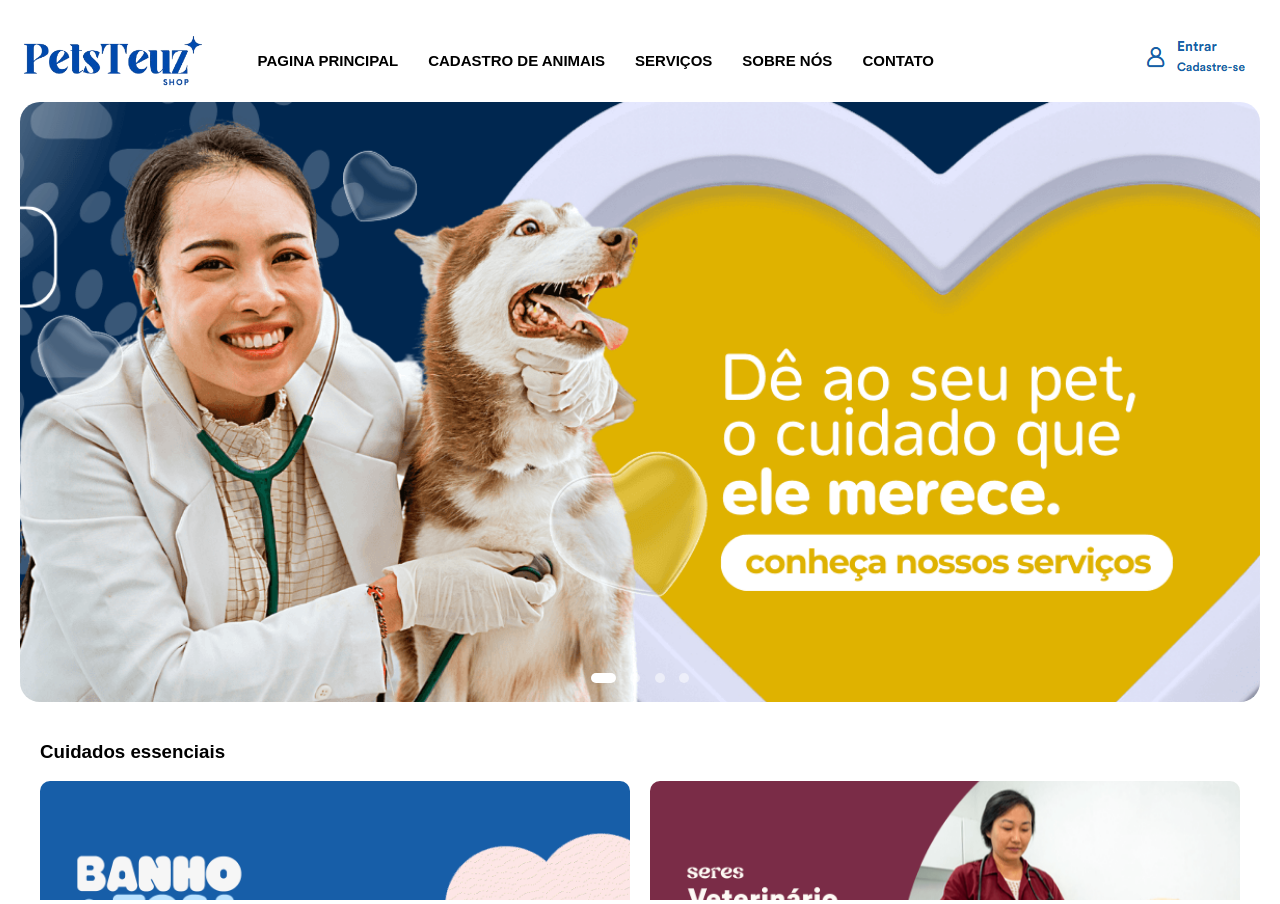
<file: Site petshop/index.html>
<!DOCTYPE html>
<html lang=pt-br">
<head>
    <meta charset="UTF-8">
    <meta name="author" content="Matheus Guerra"
    <meta name="viewport" content="width=device-width, initial-scale=1.0">
    
    <title>PetShop - Pagina principal</title>

    <style>
        body{
            margin: 0;
            padding: 0;
            height: 100%;
            overflow: hidden;
        }

        iframe{
            width: 100%;
            height: 100vh;
            border: none;

        }
    </style>

</head>

<body>
    <iframe name="principal" src="conteudo.html"></iframe>
</body>
</html>
</file>
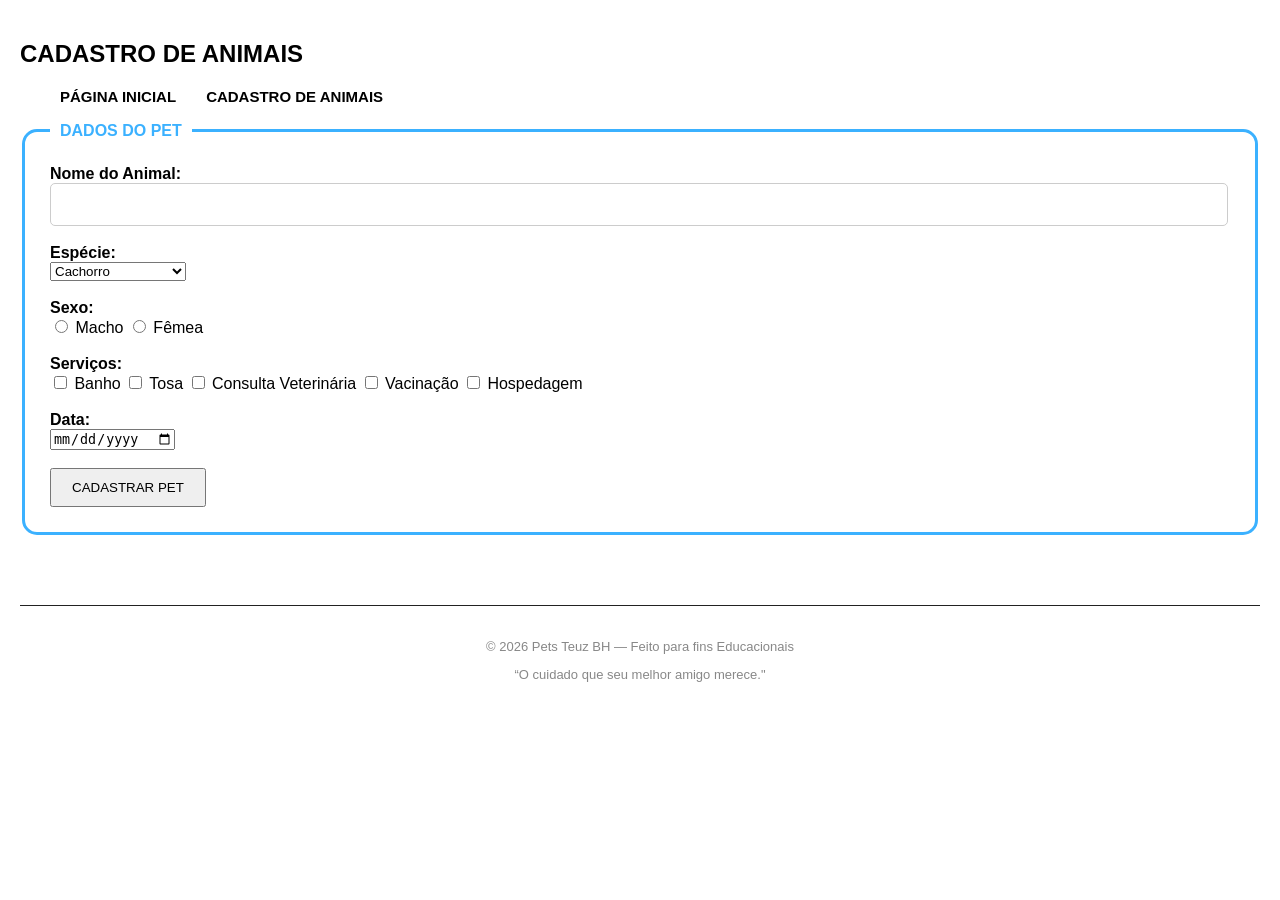
<file: Site petshop/cadastro_animais.html>
<!doctype html>
<html lang="pt-br">
  <head>
    <meta charset="UTF-8" />
    <meta name="author" content="Wanderley Lopes Batista" />
    <meta name="viewport" content="width=device-width, initial-scale=1.0" />

    <link rel="stylesheet" href="css/estilo_petshop.css" />
    <script src="js/petshop.js"></script>
  </head>
  <body>
    <h2>CADASTRO DE ANIMAIS</h2>

    <ul class="menu">
      <li><a href="conteudo.html" target="principal">PÁGINA INICIAL</a></li>
      <li>
        <a href="cadastro_animais.html" target="principal"
          >CADASTRO DE ANIMAIS</a
        >
      </li>
    </ul>

    <fieldset>
      <legend><strong>DADOS DO PET</strong></legend>

      <form
        onsubmit="
          cadastrarPet(event);
          return false;
        "
      >
        <label><strong>Nome do Animal:</strong></label
        ><br />
        <input
          type="text"
          id="nome"
          style="width: 98%; padding: 10px"
          required
        /><br /><br />

        <label><strong>Espécie:</strong></label
        ><br />
        <select id="especie">
          <option>Cachorro</option>
          <option>Gato</option>
          <option>Pássaro</option>
          <option>Coelho</option>
          <option>Hamster</option>
          <option>Tartaruga</option>
          <option>Peixe</option>
          <option>Porquinho-da-Índia</option>
          <option>Outro</option></select
        ><br /><br />

        <label><strong>Sexo:</strong></label
        ><br />
        <input type="radio" name="sexo" value="Macho" /> Macho
        <input type="radio" name="sexo" value="Fêmea" /> Fêmea<br /><br />

        <label><strong>Serviços:</strong></label
        ><br />
        <input type="checkbox" class="serv" value="Banho" /> Banho
        <input type="checkbox" class="serv" value="Tosa" /> Tosa
        <input type="checkbox" class="serv" value="Consulta" /> Consulta
        Veterinária
        <input type="checkbox" class="serv" value="Vacinacao" /> Vacinação
        <input type="checkbox" class="serv" value="Hospedagem" />
        Hospedagem<br /><br />

        <label><strong>Data:</strong></label
        ><br />
        <input type="date" id="data" /><br /><br />

        <input
          type="submit"
          value="CADASTRAR PET"
          style="padding: 10px 20px; cursor: pointer"
        />
      </form>
    </fieldset>

    <div id="resultado" style="margin-top: 20px; min-height: 50px"></div>

    <!-- Rodapé da página -->
    <footer>
      <div class="rodape-baixo">
        <p>© 2026 Pets Teuz BH — Feito para fins Educacionais</p>
        <span>“O cuidado que seu melhor amigo merece."</span>
      </div>
    </footer>
  </body>
</html>
</file>
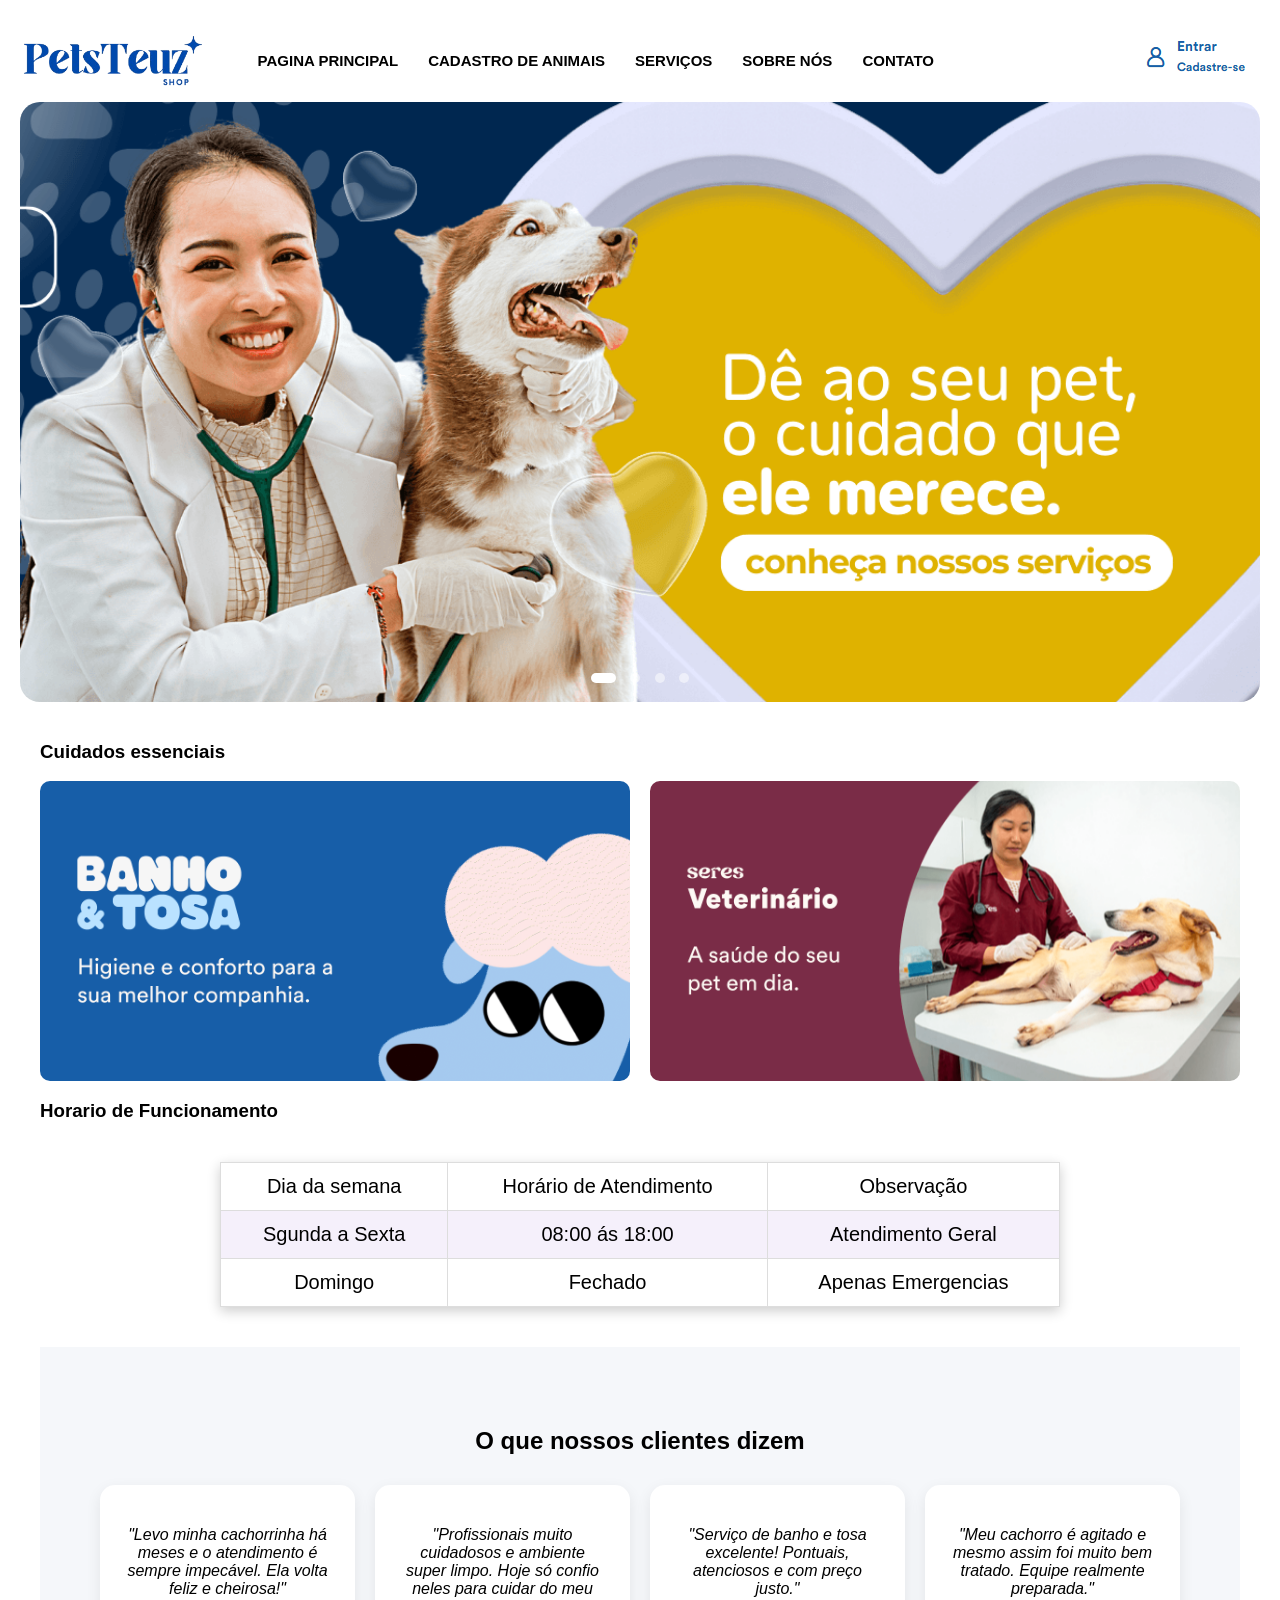
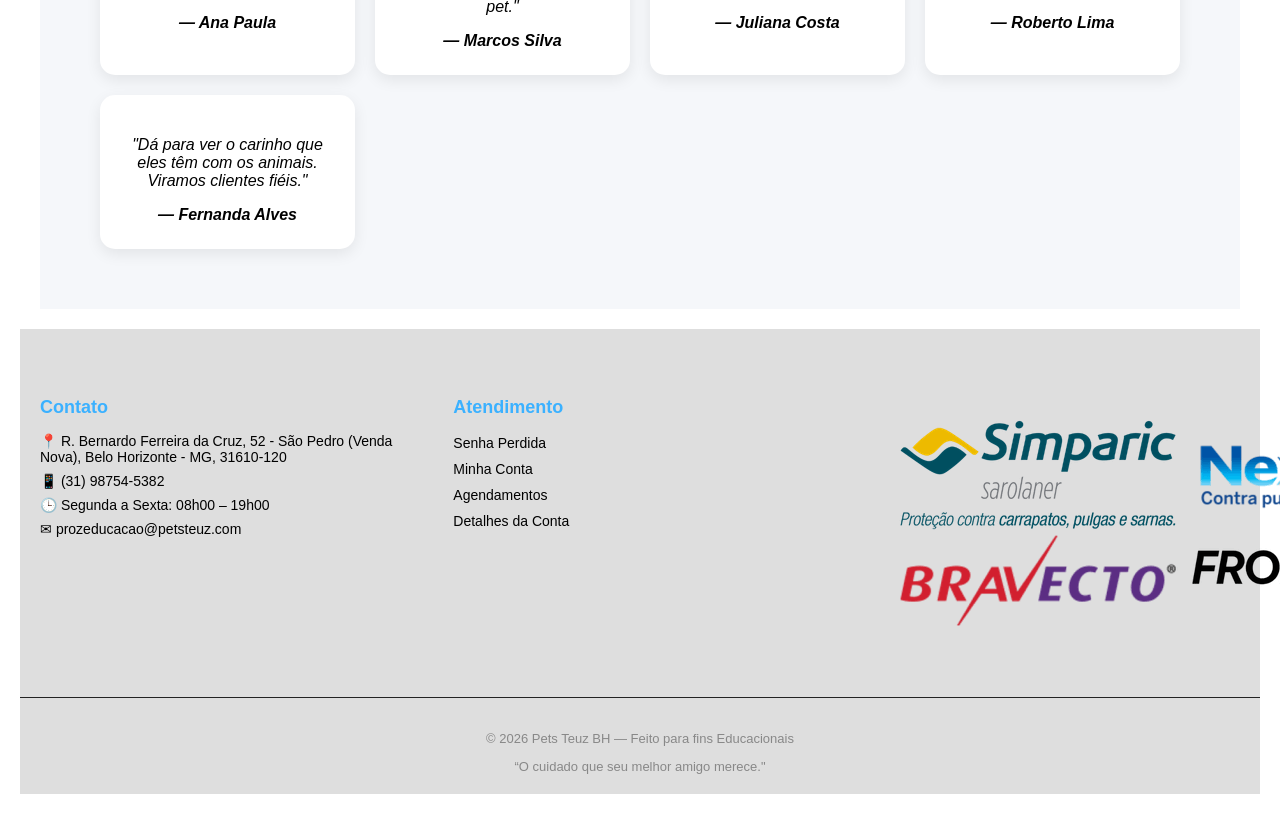
<file: Site petshop/conteudo.html>
<!DOCTYPE html>
<html lang="pt-br">
<head>
    <meta charset="UTF-8">
    <meta name="author" content="Matheus Guerra">
    <meta name="viewport" content="width=device-width, initial-scale=1.0">

    <title>Pets Teuz</title>
    
    <link rel="stylesheet" href="css/estilo_petshop.css">

    <script src="js/petshop.js"></script>
</head>
<body>

    <div class="navbar">
        <img id='logo' src="img/logo.png" alt="Logo">
        
        <ul class="menu">

            <li><a href="conteudo.html" targent="principal">Pagina Principal</a></li>

            <li><a href="cadastro_animais.html" targent="principal">Cadastro de Animais</a></li>

            <li><a href="#cuidados">Serviços</a></li>
            
            <li><a href="sobre_nos.html" targent="principal">SOBRE NÓS</a></li>

            <li><a href="https://wa.me/553183327977" target="_blank">Contato</a></li>
        </ul>    

        <a href="login.html">
            <img id="entrar" src="img/entrar.png" alt="entrar">
        </a>
    </div>

    <div class="carrossel">
        <div class="slide ativo">
            <img src="img/image01.png">
        </div>

        <div class="slide">
            <img src="img/image02.png">
        </div>

        <div class="slide">
            <img src="img/image03.png">
        </div>

        <div class="slide">
            <img src="img/image04.png">
        </div>

        <div class="indicadores">
            <span class="bolinha ativa"></span>
            <span class="bolinha"></span>
            <span class="bolinha"></span>
            <span class="bolinha"></span>
        </div>

    </div>

<div style="background-color: white; padding: 20px; border-radius: 10px;">

        <h3 id="cuidados">Cuidados essenciais</h3>

        <div class="cuidados">
            <img class='banner' src="img/banner02.png" alt="banner1">
            <img class='banner' src="img/banner01.png" alt="banner2">
        </div>

        <h3> Horario de Funcionamento</h3>

            <table class="tabela-horario">

                <tr>
                    <td>Dia da semana</td>
                    <td>Horário de Atendimento</td>
                    <td>Observação</td>
                </tr>

                <tr>
                    <td>Sgunda a Sexta</td>
                    <td>08:00 ás 18:00</td>
                    <td>Atendimento Geral</td>
                </tr>

                <tr>
                    <td>Domingo</td>
                    <td>Fechado</td>
                    <td>Apenas Emergencias</td>
                </tr>
            </table>

    <section class="depoimentos">

        <h2>O que nossos clientes dizem</h2>

        <div class="cards-depoimentos">

            <div class="dep">
                <p>"Levo minha cachorrinha há meses e o atendimento é sempre impecável. Ela volta feliz e cheirosa!"</p>
                <strong>— Ana Paula</strong>
            </div>

            <div class="dep">
                <p>"Profissionais muito cuidadosos e ambiente super limpo. Hoje só confio neles para cuidar do meu pet."</p>
                <strong>— Marcos Silva</strong>
            </div>

            <div class="dep">
                <p>"Serviço de banho e tosa excelente! Pontuais, atenciosos e com preço justo."</p>
                <strong>— Juliana Costa</strong>
            </div>

            <div class="dep">
                <p>"Meu cachorro é agitado e mesmo assim foi muito bem tratado. Equipe realmente preparada."</p>
                <strong>— Roberto Lima</strong>
            </div>

            <div class="dep">
                <p>"Dá para ver o carinho que eles têm com os animais. Viramos clientes fiéis."</p>
                <strong>— Fernanda Alves</strong>
            </div>

        </div>
    </section>
</div>

    <div style="background-color: rgb(224, 224, 224);">
            
        <footer class="rodape">
            <div class="footer-container">
                
                <div class="footer-col">
                    <h3>Contato</h3>
                    <p>📍 R. Bernardo Ferreira da Cruz, 52 - São Pedro (Venda Nova), Belo Horizonte - MG, 31610-120</p>
                    <p>📱 (31) 98754-5382</p>
                    <p>🕒 Segunda a Sexta: 08h00 – 19h00</p>
                    <p>✉ prozeducacao@petsteuz.com</p>
                </div>

            <div class="footer-col">
                <h3>Atendimento</h3>
                <ul>
                    <li><a href="#">Senha Perdida</a></li>
                    <li><a href="#">Minha Conta</a></li>
                    <li><a href="#">Agendamentos</a></li>
                    <li><a href="#">Detalhes da Conta</a></li>
                </ul>
            </div>

            <div class="footer-col">
                <h3></h3>
                <ul>
                    <img class="parceiros" src="img/p1.png">
                </ul>
            </div>
    </div>

            <div class="rodape-baixo">
                <p>© 2026 Pets Teuz BH — Feito para fins Educacionais</p>
                <span>“O cuidado que seu melhor amigo merece."</span>
            </div>
        </footer>

</body>
</html>
</file>
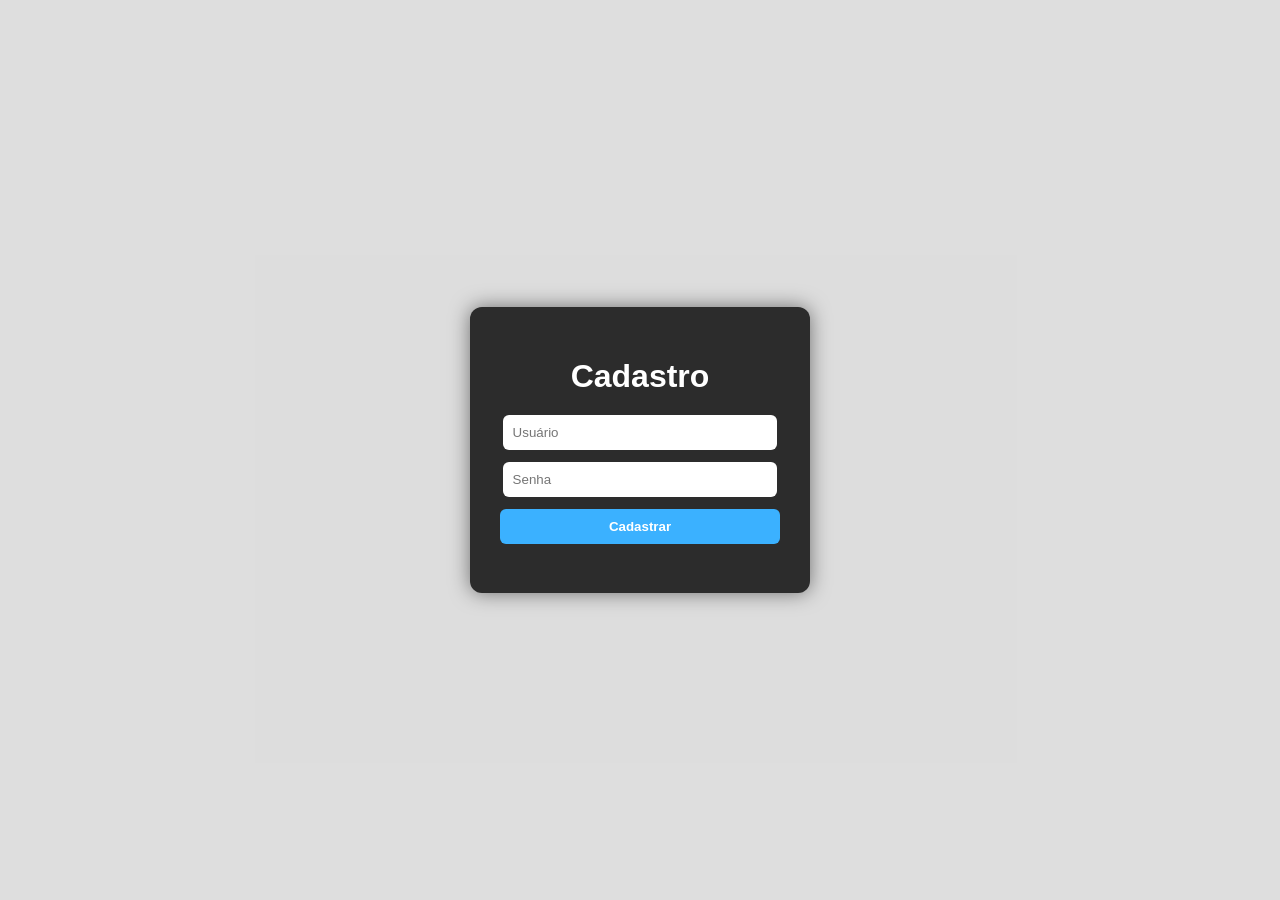
<file: Site petshop/login.html>
<!doctype html>
<html lang="pt-br">
  <head>
    <meta charset="UTF-8" />
    <title>Cadastro</title>

    <style>
      /* FUNDO */
      body {
        margin: 0;
        font-family: Arial, sans-serif;
        background: #202020;
      }

      /* OVERLAY */
      .overlay {
        position: fixed;
        top: 0;
        left: 0;
        width: 100%;
        height: 100%;
        background: rgba(255, 255, 255, 0.85);

        display: flex;
        justify-content: center;
        align-items: center;
      }

      /* CAIXA */
      .popup {
        background: #2c2c2c;
        padding: 30px;
        border-radius: 12px;
        width: 280px;
        text-align: center;
        box-shadow: 0 0 20px rgba(0, 0, 0, 0.5);
      }

      /* TÍTULO */
      .popup h1 {
        margin-bottom: 20px;
        color: #ffffff;
      }

      /* INPUTS */
      .popup input {
        width: 91%;
        padding: 10px;
        margin-bottom: 12px;
        border: none;
        border-radius: 6px;
        outline: none;
      }

      /* BOTÃO */
      .popup button {
        width: 100%;
        padding: 10px;
        background: #3bb1ff;
        border: none;
        border-radius: 6px;
        color: white;
        font-weight: bold;
        cursor: pointer;
        transition: 0.3s;
      }

      .popup button:hover {
        background: #448aff;
      }

      /* MENSAGEM */
      #msg {
        margin-top: 10px;
        color: #00e676;
      }
    </style>
  </head>

  <body>
    <div class="overlay">
      <div class="popup" onkeyup="eventEnter(event)">
        <h1>Cadastro</h1>

        <input type="text" id="usuario" placeholder="Usuário" />
        <input type="password" id="senha" placeholder="Senha" />

        <button onclick="cadastrar()">Cadastrar</button>

        <h3 id="msg"></h3>
      </div>
    </div>

    <script>
      function cadastrar() {
        let user = document.getElementById("usuario").value.trim();
        let pass = document.getElementById("senha").value.trim();

        if (user === "" || pass === "") {
          document.getElementById("msg").style.color = "#ff5252";
          document.getElementById("msg").innerText =
            "Preencha todos os campos!";
          return;
        }

        localStorage.setItem("usuario", user);
        localStorage.setItem("senha", pass);

        document.getElementById("msg").style.color = "#00e676";
        document.getElementById("msg").innerText =
          "Cadastro realizado com sucesso!";

        // limpa campos
        document.getElementById("usuario").value = "";
        document.getElementById("senha").value = "";
      }

      function eventEnter(e) {
        if (e.key == "Enter") {
          cadastrar();
        }
      }
    </script>
  </body>
</html>
</file>
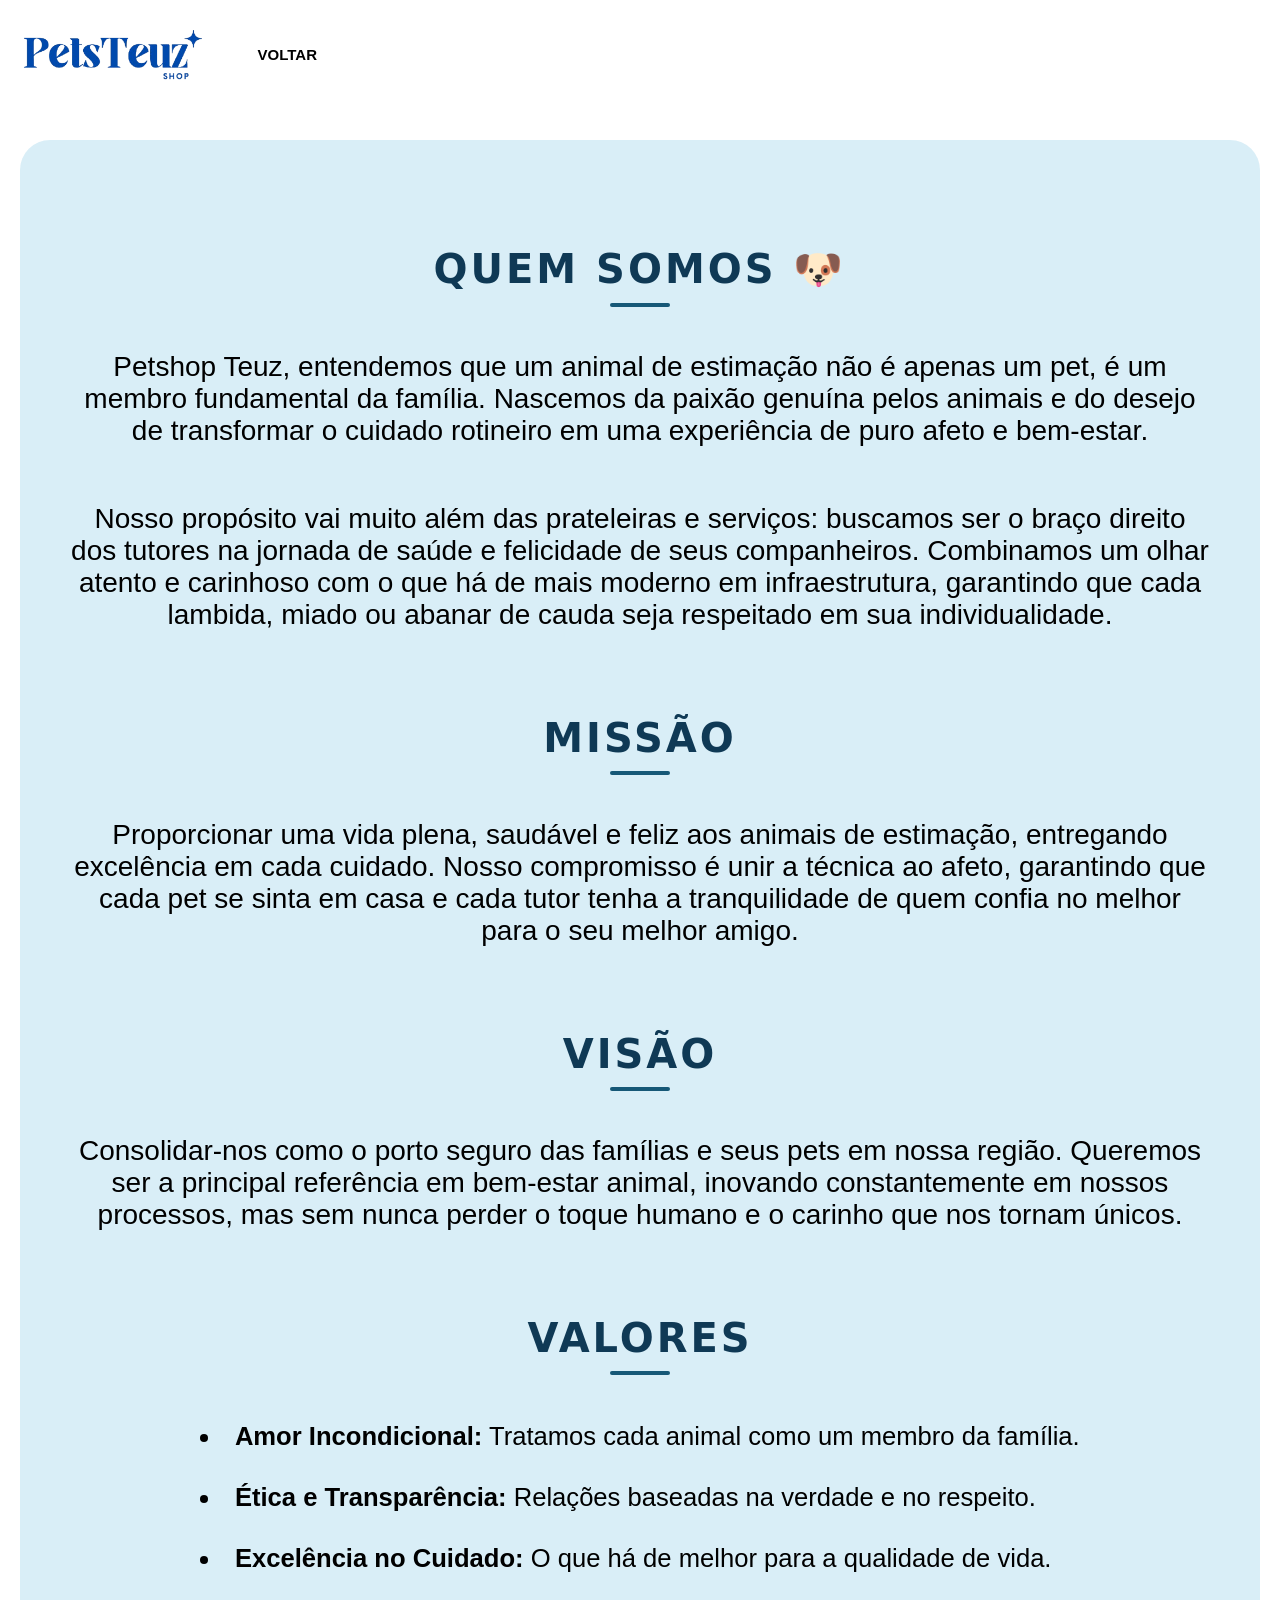
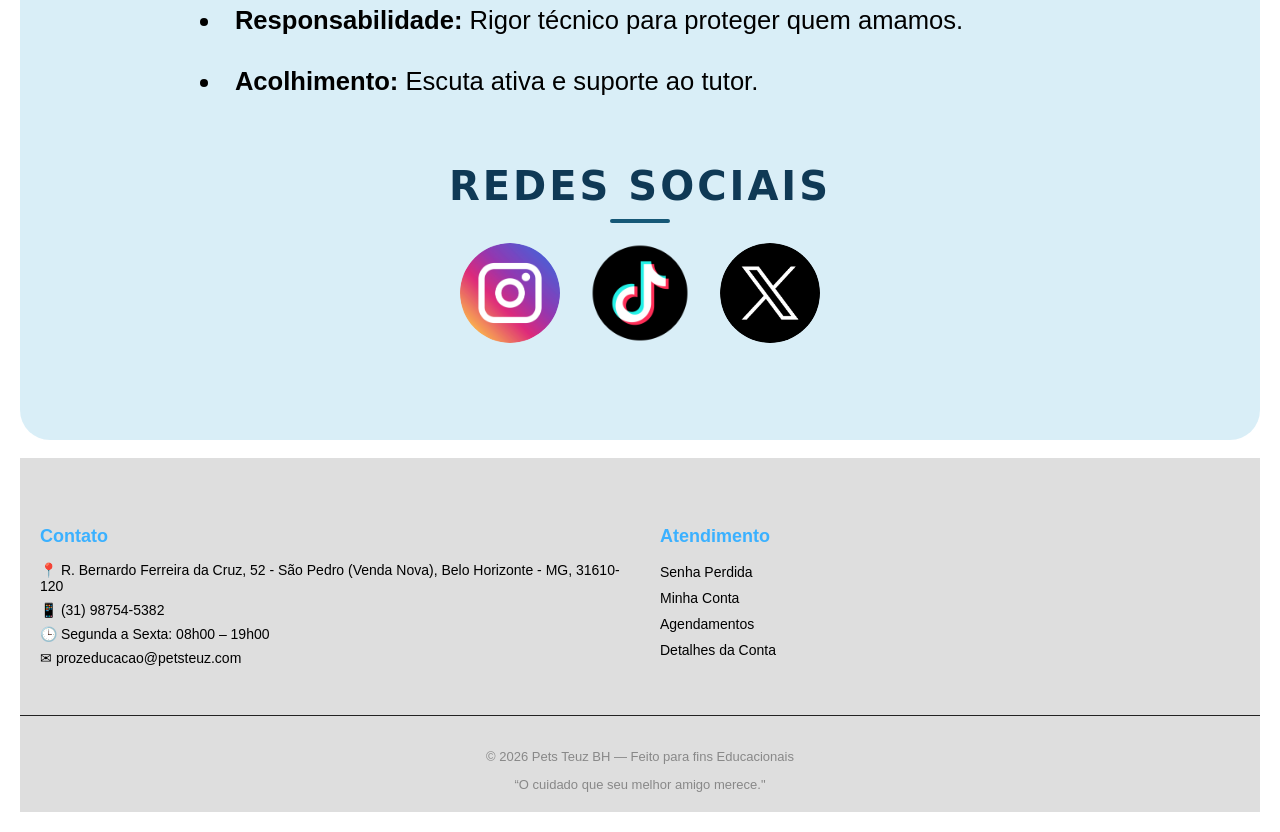
<file: Site petshop/sobre_nos.html>
<!DOCTYPE html>
<html lang="pt-br">
<head>
    <meta charset="UTF-8">
    <meta name="viewport" content="width=device-width, initial-scale=1.0">

    <title>SOBRE NÓS</title>

    <link rel="stylesheet" href="css/estilo_petshop.css">
</head>

<body>

    <div class="navbar">
        <img id='logo' src="img/logo.png" alt="Logo">
        
        <ul class="menu">
            <li><a href="conteudo.html" targent="principal">VOLTAR</a></li>
        </ul>    
    </div>

    <div class="container">
        <div class="quadrado">

            <h1 class="titulo">QUEM SOMOS 🐶</h1>
                <p>Petshop Teuz, entendemos que um animal de estimação não é apenas um pet, é um membro fundamental da família. Nascemos da paixão genuína pelos animais e do desejo de transformar o cuidado rotineiro em uma experiência de puro afeto e bem-estar.</p>

                <p>Nosso propósito vai muito além das prateleiras e serviços: buscamos ser o braço direito dos tutores na jornada de saúde e felicidade de seus companheiros. Combinamos um olhar atento e carinhoso com o que há de mais moderno em infraestrutura, garantindo que cada lambida, miado ou abanar de cauda seja respeitado em sua individualidade.</p>

       
            <h1 class="titulo">MISSÃO</h1>

                <p>Proporcionar uma vida plena, saudável e feliz aos animais de estimação, entregando excelência em cada cuidado. Nosso compromisso é unir a técnica ao afeto, garantindo que cada pet se sinta em casa e cada tutor tenha a tranquilidade de quem confia no melhor para o seu melhor amigo.</p>
            
            <h1 class="titulo">VISÃO</h1>

                <p>Consolidar-nos como o porto seguro das famílias e seus pets em nossa região. Queremos ser a principal referência em bem-estar animal, inovando constantemente em nossos processos, mas sem nunca perder o toque humano e o carinho que nos tornam únicos.</p>
            
            <h1 class="titulo">VALORES</h1>

                <ul>
                    <li><strong>Amor Incondicional:</strong> Tratamos cada animal como um membro da família.</li>

                    <li><strong>Ética e Transparência:</strong> Relações baseadas na verdade e no respeito.</li>
                    
                    <li><strong>Excelência no Cuidado:</strong> O que há de melhor para a qualidade de vida.</li>

                    <li><strong>Responsabilidade:</strong> Rigor técnico para proteger quem amamos.</li>

                    <li><strong>Acolhimento:</strong> Escuta ativa e suporte ao tutor.</li>
                        
            <h4 class="titulo" >REDES SOCIAIS</h4>

                <div class="redes-container">
                    <a href="https://www.instagram.com/PetTeuz" target="_blank">
                        <img src="img/insta.png" class="img-redimensionada" alt="Instagram">
                    </a>
                    <a href="https://www.tiktok.com/@PetTeuz" target="_blank">
                        <img src="img/tiktok.png" class="img-redimensionada" alt="TikTok">
                    </a>
                    <a href="https://twitter.com/PetTeuz" target="_blank">
                        <img src="img/x.png" class="img-redimensionada" alt="Twitter">
                    </a>
                </div>
        </div>
    </div>
    <br>

    <footer class="rodape">
        <div class="footer-container">
            
            <div class="footer-col">
                <h3>Contato</h3>
                    <p>📍 R. Bernardo Ferreira da Cruz, 52 - São Pedro (Venda Nova), Belo Horizonte - MG, 31610-120</p>
                    <p>📱 (31) 98754-5382</p>
                    <p>🕒 Segunda a Sexta: 08h00 – 19h00</p>
                    <p>✉ prozeducacao@petsteuz.com</p>
            </div>

            <div class="footer-col">
                <h3>Atendimento</h3>
                    <ul>
                        <li><a href="#">Senha Perdida</a></li>
                        <li><a href="#">Minha Conta</a></li>
                        <li><a href="#">Agendamentos</a></li>
                        <li><a href="#">Detalhes da Conta</a></li>
                    </ul>
            </div>

        </div>

        <div class="rodape-baixo">
                <p>© 2026 Pets Teuz BH — Feito para fins Educacionais</p>
                <span>“O cuidado que seu melhor amigo merece."</span>
        </div>

    </footer>

</body>
</html>
</file>
<file: Site petshop/css/estilo_petshop.css>
/*16px = 1rem */

html {
  font-size: 100%;
}

body {
  /* Estiliza o corpo da página */
  background: #ffffff91; /* Define a cor de fundo (amarelo claro) */
  font-family:
    "Segoe UI", Tahoma, Geneva, Verdana, sans-serif; /* Define a fonte padrão */
  font-size: 1rem; /* Define o tamanho base da fonte */
  margin: 0; /* Remove a margem externa padrão do navegador */
  padding: 20px; /* Cria espaçamento interno ao redor do conteúdo */
  box-sizing: border-box;
}

/* ============================= */
/* PARTE SUPERIOR DO MENU */
/* ============================= */

.navbar {
  display: flex;
  align-items: center;
  padding: 10px 0px;
  flex-wrap: wrap;
  gap: 15px;
}

.menu {
  list-style: none;
  display: flex;
  gap: 30px;
  margin-left: 40px;
  padding: 0;
  flex: 1; /* faz o menu ocupar o espaço */
  flex-wrap: wrap;
}

ul.menu li a {
  /* Estiliza os links do menu */
  color: black; /* Cor para o texto */
  text-decoration: none; /* Remove sublinhado */
  text-transform: uppercase; /* Deixa o texto em maiúsculas */
  font-weight: bold; /* Texto em negrito */
  font-size: 15px; /* Tamanho da fonte maior */
}

ul.menu li a:hover {
  /* Estilo ao passar o mouse */
  color: #3bb1ff; /* Muda a cor do texto para branco */
  border-bottom: 2px solid #3bb1ff; /* Cria uma linha embaixo do link */
}

#entrar {
  position: relative;
  top: -7px;
}

/* ============================= */
/* BANNER PASSANDO AS IMAGENS */
/* ============================= */

.carrossel {
  position: relative;
  width: 100%;
  height: 70vh; /* tela inteira */
  overflow: hidden;
  border-radius: 20px;
  max-height: 600px;
}

.slide {
  position: absolute;
  width: 100%;
  height: 100%;
  opacity: 0;
  transition: opacity 2s ease-in-out;
}

.slide img {
  width: 100%;
  height: 100%;
  object-fit: cover; /* preenche sem distorcer */
}

.slide.ativo {
  opacity: 1;
}

/* ============================= */
/* INDICADORES DO BANNER */
/* ============================= */

.indicadores {
  position: absolute;
  bottom: 15px;
  width: 100%;
  text-align: center;
}

.bolinha {
  display: inline-block;
  width: 10px;
  height: 10px;
  margin: 0 5px;
  background-color: rgba(255, 255, 255, 0.5);
  border-radius: 50%;
  transition: all 0.3s ease;
}

.bolinha.ativa {
  width: 25px;
  border-radius: 20px;
  background-color: white;
}

/* ============================= */
/* FORMULARIO */
/* ============================= */

fieldset {
  /* Estiliza o fieldset do formulário */
  border: 3px solid #3bb1ff; /* Borda roxa grossa */
  border-radius: 15px; /* Bordas arredondadas */
  background: white; /* Fundo branco */
  padding: 25px; /* Espaçamento interno */
}

legend {
  /* Estiliza o título do fieldset */
  font-weight: bold; /* Texto em negrito */
  padding: 0 10px; /* Espaçamento lateral */
  color: #3bb1ff; /* Cor roxa */
}

input#nome {
  /* Estiliza o input com id nome */
  width: 95%; /* Largura quase total */
  padding: 12px; /* Espaço interno do campo */
  font-size: 18px; /* Tamanho do texto dentro do input */
  border: 1px solid #ccc; /* Borda cinza clara */
  border-radius: 5px; /* Bordas arredondadas */
}

#pag {
  border-radius: 30px;
}

/* ============================= */
/* ELEMENTOS DA PAGINA PRINCIPAL */
/* ============================= */

#logo {
  height: 50px;
  width: auto;
}

.cuidados {
  display: flex;
  gap: 20px;
}

.banner {
  flex: 1;
  height: 300px;
  width: auto;
  object-fit: cover;
  border-radius: 10px;
}

/* ============================= */
/* TABELA DE HORÁRIO DE FUNCIONAMENTO */
/* ============================= */

table.tabela-horario {
  /* Estiliza a tabela principal */
  margin: 40px auto; /* Centraliza a tabela na página */
  border-collapse: collapse; /* Junta as bordas das células */
  width: 100%; /* Responsivo */
  max-width: 70%; /* Não ultrapassa 70% em telas grandes */
  font-family: Arial, sans-serif; /* Fonte limpa */
  font-size: 20px; /* Fonte maior para leitura */
  box-shadow: 0 4px 12px rgba(0, 0, 0, 0.2); /* Sombra para destaque */
  background-color: #ffffff; /* Fundo branco */
  box-sizing: border-box;
}

table.tabela-horario td {
  /* Células da tabela */
  padding: 12px; /* Espaço interno */
  text-align: center; /* Centraliza o texto */
  border: 1px solid #ddd; /* Borda cinza clara */
}

/* Linhas alternadas para melhor leitura */
table.tabela-horario tr:nth-child(even) {
  background-color: #f5f0fb;
}

/* ============================= */
/* COMPROVANTE DO PET            */
/* ============================= */

.comprovante {
  /* Caixa do comprovante */
  border: 2px solid #3bb1ff; /* Borda roxa */
  padding: 20px; /* Espaço interno */
  margin-top: 20px; /* Espaço acima */
  background: white; /* Fundo branco */
  border-radius: 10px; /* Cantos arredondados */
  box-shadow: 0 4px 8px rgba(0, 0, 0, 0.1); /* Sombra suave */
}

.titulo-comprovante {
  /* Título do comprovante */
  color: #3bb1ff; /* Cor roxa */
  margin-top: 0; /* Remove espaço acima */
}

.botao-imprimir {
  /* Botão de imprimir */
  margin-top: 15px; /* Espaço acima */
  padding: 10px 20px; /* Espaço interno */
  background: #3bb1ff; /* Fundo roxo */
  color: white; /* Texto branco */
  border: none; /* Remove borda padrão */
  border-radius: 5px; /* Cantos arredondados */
  cursor: pointer; /* Muda cursor para mão */
  font-size: 16px; /* Tamanho do texto */
}

.botao-imprimir:hover {
  /* Efeito ao passar o mouse */
  background: #3bb1ff; /* Roxo mais claro */
}

.container {
  display: flex; /* coloca lado a lado */
  justify-content: center; /* centraliza na página */
  gap: 30px; /* espaço entre os quadrados */
  margin-top: 50px;
}

@media print {
  .botao-imprimir {
    display: none; /* Esconde o botão de imprimir na impressão */
  }

  @page {
    size: auto; /* Define o tamanho da página para automático */
    margin: 0mm; /* Remove as margens da página para impressão */
  }
}

/* ============================= */
/* PAGINA SOBRE NOS           */
/* ============================= */

.quadrado {
  width: 100%;
  max-width: 100rem;
  min-height: 45.5rem;
  font-family: "Segoe UI", Tahoma, Geneva, Verdana, sans-serif;
  background-color: #299dd32d;
  border-radius: 30px;
  padding: 50px;
  font-size: 1.75rem;
  display: flex;
  flex-direction: column; /* texto um abaixo do outro */
  justify-content: flex-start; /* centraliza vertical */
  align-items: center; /* centraliza horizontal */
  text-align: center;
  box-sizing: border-box;
}

.img-redimensionada {
  width: 6.25rem;
  height: 6.25rem;
  object-fit: cover; /* mantém proporção e corta o excesso */
  border-radius: 50%; /* transforma em círculo */
  transition: transform 0.3s ease; /* efeito suave de zoom */
}

.titulo {
  font-family: "Segoe UI", system-ui, sans-serif; /* Garante uma fonte limpa */
  font-size: 2.5rem;
  font-weight: 800; /* Extra bold para máxima autoridade */
  color: #0f3955;

  text-transform: uppercase; /* Tudo em maiúsculo dá um ar corporativo sério */
  letter-spacing: 3px; /* Espaço entre as letras para respirar e dar elegância */

  margin-top: 3.5rem; /* Espaço extra ACIMA para separar as seções (como 'Visão' de 'Missão') */
  margin-bottom: 1rem; /* Espaço menor ABAIXO para "conectar" o título ao texto */

  position: relative; /* Prepara para um efeito visual opcional */
}

/* Opcional: Uma barrinha decorativa abaixo do título */
.titulo::after {
  content: "";
  display: block;
  width: 60px;
  height: 4px;
  background-color: #165877; /* Um azul mais claro para contraste */
  margin: 10px auto 0; /* Centraliza a barra e dá espaço */
  border-radius: 2px;
}

/* Arrumando o título das redes sociais */
h4 {
  margin-top: 40px; /* Afasta o "REDES SOCIAIS" dos valores */
  margin-bottom: 20px;
  text-align: center;
  font-size: 1.5rem;
  text-transform: uppercase;
}

/* Sua classe de container das redes */
.redes-container {
  display: flex;
  justify-content: center; /* Centraliza os ícones horizontalmente */
  gap: 30px; /* Cria o espaçamento entre os logos */
  margin-top: 20px;
}

/* Estilizando a lista de valores que está dentro do seu .quadrado */
.quadrado ul {
  list-style-position: inside; /* Alinha a bolinha com o texto */
  text-align: left; /* Mantém o texto lido da esquerda para a direita */
  display: inline-block; /* Faz o bloco ficar centralizado, mas o texto alinhado à esquerda */
  margin: 20px 0 40px 0; /* Espaço em cima e embaixo da lista */
  padding: 0;
}

.quadrado li {
  font-size: 1.6rem;
  line-height: 2; /* Dá o respiro necessário entre as linhas */
  margin-bottom: 10px;
  list-style-type: disc; /* Garante que a bolinha apareça */
}

/* Arrumando o título das redes sociais */
h4 {
  margin-top: 40px; /* Afasta o "REDES SOCIAIS" dos valores */
  margin-bottom: 20px;
  text-align: center;
  font-size: 1.5rem;
  text-transform: uppercase;
}

/* Sua classe de container das redes */
.redes-container {
  display: flex;
  justify-content: center; /* Centraliza os ícones horizontalmente */
  gap: 30px; /* Cria o espaçamento entre os logos */
  margin-top: 20px;
}

.img-redimensionada:hover {
  transform: scale(1.1); /* Dá um leve destaque ao passar o mouse */
}
/* ============================= */
/* DEPOIMENTOS           */
/* ============================= */

.depoimentos {
  padding: 60px 5%;
  background: #f5f7fa;
  text-align: center;
}

.cards-depoimentos {
  display: grid;
  grid-template-columns: repeat(auto-fit, minmax(250px, 1fr));
  gap: 20px;
  margin-top: 30px;
}

.dep {
  background: white;
  padding: 25px;
  border-radius: 15px;
  box-shadow: 0 5px 15px rgba(0, 0, 0, 0.08);
  font-style: italic;
}

/* ============================= */
/* RODAPÉ          */
/* ============================= */

.rodape {
  background: #dedede;
  color: #000000;
  font-family: Arial, Helvetica, sans-serif;
  padding-top: 50px;
}

.footer-container {
  max-width: 1200px;
  margin: auto;
  display: grid;
  grid-template-columns: repeat(auto-fit, minmax(250px, 1fr));
  gap: 40px;
  padding: 0 20px 40px;
}

.footer-col h3 {
  color: #3bb1ff;
  margin-bottom: 15px;
  font-size: 18px;
}

.footer-col p {
  margin: 8px 0;
  font-size: 14px;
}

.footer-col ul {
  list-style: none;
  padding: 0;
}

.footer-col ul li {
  margin: 8px 0;
}

.footer-col ul li a {
  color: #000000;
  text-decoration: none;
  font-size: 14px;
  transition: 0.3s;
}

.footer-col ul li a:hover {
  color: #3bb1ff;
}

.rodape-baixo {
  border-top: 1px solid #222;
  text-align: center;
  padding: 20px;
  font-size: 13px;
  color: #888;
}

/* ============================= */
/* MEDIA QUERIES - RESPONSIVO   */
/* ============================= */

/* Tablets e telas médias */
@media (max-width: 1024px) {
  body {
    padding: 15px;
  }

  .menu {
    gap: 20px;
    margin-left: 20px;
  }

  ul.menu li a {
    font-size: 13px;
  }

  .quadrado {
    padding: 30px;
    font-size: 1.5rem;
    min-height: auto;
  }

  .titulo {
    font-size: 2rem;
  }

  .quadrado li {
    font-size: 1.3rem;
  }

  table.tabela-horario {
    font-size: 16px;
  }

  table.tabela-horario td {
    padding: 10px;
  }
}

/* Dispositivos móveis - até 768px */
@media (max-width: 768px) {
  body {
    padding: 10px;
  }

  .navbar {
    flex-direction: column;
    gap: 10px;
    padding: 10px 0;
  }

  .menu {
    gap: 15px;
    margin-left: 0;
    justify-content: center;
    width: 100%;
    order: 3;
  }

  ul.menu li a {
    font-size: 12px;
    padding: 5px 10px;
  }

  #logo {
    height: 40px;
    order: 1;
  }

  #entrar {
    order: 2;
  }

  .carrossel {
    height: 50vh;
    max-height: 400px;
    border-radius: 15px;
  }

  .cuidados {
    display: flex;
    flex-direction: column;
    gap: 15px;
  }

  .banner {
    width: 100%;
    height: auto;
    max-height: 300px;
  }

  .quadrado {
    padding: 20px;
    font-size: 1.2rem;
    border-radius: 20px;
    min-height: auto;
  }

  .titulo {
    font-size: 1.5rem;
    letter-spacing: 1px;
    margin-top: 2rem;
    margin-bottom: 1rem;
  }

  .quadrado li {
    font-size: 1rem;
    line-height: 1.6;
  }

  .quadrado ul {
    margin: 15px 0 30px 0;
  }

  .titulo::after {
    width: 40px;
    height: 3px;
  }

  h4 {
    font-size: 1.2rem;
    margin-top: 20px;
    margin-bottom: 15px;
  }

  .redes-container {
    gap: 20px;
  }

  .img-redimensionada {
    width: 5rem;
    height: 5rem;
  }

  table.tabela-horario {
    font-size: 14px;
    max-width: 100%;
    width: 100%;
  }

  table.tabela-horario td {
    padding: 8px;
  }

  .depoimentos {
    padding: 40px 5%;
  }

  .cards-depoimentos {
    grid-template-columns: 1fr;
    gap: 15px;
  }

  .dep {
    padding: 20px;
    font-size: 0.9rem;
  }

  .footer-container {
    gap: 20px;
    padding: 0 15px 30px;
  }

  .footer-col h3 {
    font-size: 16px;
    margin-bottom: 10px;
  }

  .footer-col p {
    font-size: 12px;
    margin: 5px 0;
  }

  .footer-col ul li {
    margin: 5px 0;
  }

  .footer-col ul li a {
    font-size: 12px;
  }

  .rodape-baixo {
    font-size: 11px;
    padding: 15px;
  }

  fieldset {
    padding: 15px;
    border-radius: 10px;
  }

  input#nome {
    padding: 10px;
    font-size: 16px;
  }

  .botao-imprimir {
    padding: 8px 15px;
    font-size: 14px;
    margin-top: 10px;
  }

  .comprovante {
    padding: 15px;
    margin-top: 15px;
    border-radius: 8px;
  }

  .container {
    gap: 15px;
    margin-top: 30px;
  }
}

/* Telas muito pequenas - até 480px */
@media (max-width: 480px) {
  html {
    font-size: 90%;
  }

  body {
    padding: 8px;
  }

  .navbar {
    gap: 8px;
  }

  .menu {
    gap: 10px;
    flex-direction: column;
  }

  ul.menu li a {
    font-size: 11px;
    padding: 4px 8px;
  }

  #logo {
    height: 35px;
  }

  #entrar {
    height: 30px;
    top: -5px;
  }

  .carrossel {
    height: 40vh;
    max-height: 300px;
    border-radius: 10px;
  }

  .bolinha {
    width: 8px;
    height: 8px;
    margin: 0 3px;
  }

  .bolinha.ativa {
    width: 20px;
  }

  .banner {
    height: 200px;
  }

  .quadrado {
    padding: 15px;
    font-size: 1rem;
    border-radius: 15px;
  }

  .titulo {
    font-size: 1.2rem;
    letter-spacing: 0px;
    margin-top: 1.5rem;
  }

  .quadrado li {
    font-size: 0.9rem;
    line-height: 1.5;
  }

  .redes-container {
    gap: 15px;
  }

  .img-redimensionada {
    width: 4rem;
    height: 4rem;
  }

  table.tabela-horario {
    font-size: 12px;
    margin: 20px auto;
  }

  table.tabela-horario td {
    padding: 6px;
  }

  .cards-depoimentos {
    gap: 10px;
  }

  .dep {
    padding: 15px;
    font-size: 0.85rem;
  }

  .footer-container {
    grid-template-columns: 1fr;
    gap: 15px;
    padding: 0 10px 20px;
  }

  .footer-col h3 {
    font-size: 14px;
  }

  .footer-col p {
    font-size: 11px;
  }

  .footer-col ul li a {
    font-size: 11px;
  }

  .rodape-baixo {
    font-size: 10px;
    padding: 10px;
  }

  input#nome {
    width: 100%;
    padding: 8px;
    font-size: 14px;
  }

  .botao-imprimir {
    padding: 8px 12px;
    font-size: 13px;
  }

  .container {
    gap: 10px;
    margin-top: 20px;
  }

  h3 {
    font-size: 1.2rem;
  }

  h2 {
    font-size: 1.3rem;
  }
}
</file>
